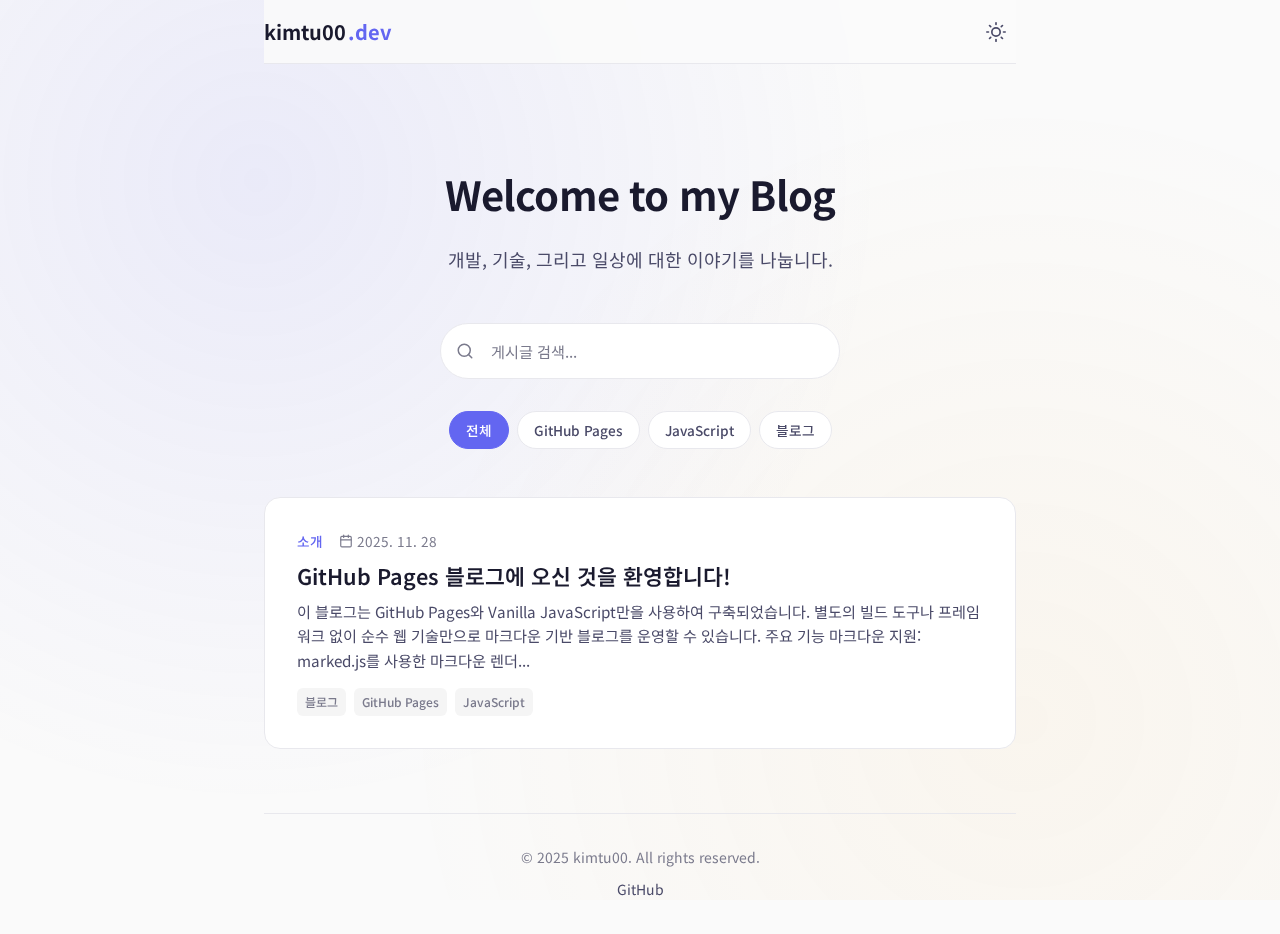
<file: index.html>
<!DOCTYPE html>
<html lang="ko">
<head>
  <meta charset="UTF-8">
  <meta name="viewport" content="width=device-width, initial-scale=1.0">
  <title>kimtu00's Blog</title>
  <meta name="description" content="kimtu00의 개발 블로그">
  
  <!-- Styles -->
  <link rel="stylesheet" href="css/style.css">
  <link rel="stylesheet" href="css/prism.css">
  
  <!-- Fonts -->
  <link rel="preconnect" href="https://fonts.googleapis.com">
  <link rel="preconnect" href="https://fonts.gstatic.com" crossorigin>
  <link href="https://fonts.googleapis.com/css2?family=Noto+Sans+KR:wght@300;400;500;700&family=JetBrains+Mono:wght@400;500&display=swap" rel="stylesheet">
</head>
<body>
  <div class="container">
    <!-- Header -->
    <header class="header">
      <div class="header-content">
        <a href="index.html" class="logo">
          <span class="logo-text">kimtu00</span>
          <span class="logo-dot">.dev</span>
        </a>
        <nav class="nav">
          <button class="theme-toggle" id="themeToggle" aria-label="테마 변경">
            <svg class="icon-sun" xmlns="http://www.w3.org/2000/svg" width="20" height="20" viewBox="0 0 24 24" fill="none" stroke="currentColor" stroke-width="2" stroke-linecap="round" stroke-linejoin="round">
              <circle cx="12" cy="12" r="5"></circle>
              <line x1="12" y1="1" x2="12" y2="3"></line>
              <line x1="12" y1="21" x2="12" y2="23"></line>
              <line x1="4.22" y1="4.22" x2="5.64" y2="5.64"></line>
              <line x1="18.36" y1="18.36" x2="19.78" y2="19.78"></line>
              <line x1="1" y1="12" x2="3" y2="12"></line>
              <line x1="21" y1="12" x2="23" y2="12"></line>
              <line x1="4.22" y1="19.78" x2="5.64" y2="18.36"></line>
              <line x1="18.36" y1="5.64" x2="19.78" y2="4.22"></line>
            </svg>
            <svg class="icon-moon" xmlns="http://www.w3.org/2000/svg" width="20" height="20" viewBox="0 0 24 24" fill="none" stroke="currentColor" stroke-width="2" stroke-linecap="round" stroke-linejoin="round">
              <path d="M21 12.79A9 9 0 1 1 11.21 3 7 7 0 0 0 21 12.79z"></path>
            </svg>
          </button>
        </nav>
      </div>
    </header>

    <!-- Main Content -->
    <main class="main">
      <!-- Hero Section -->
      <section class="hero">
        <h1 class="hero-title">Welcome to my Blog</h1>
        <p class="hero-description">개발, 기술, 그리고 일상에 대한 이야기를 나눕니다.</p>
      </section>

      <!-- Search & Filter -->
      <section class="search-section">
        <div class="search-box">
          <svg class="search-icon" xmlns="http://www.w3.org/2000/svg" width="18" height="18" viewBox="0 0 24 24" fill="none" stroke="currentColor" stroke-width="2" stroke-linecap="round" stroke-linejoin="round">
            <circle cx="11" cy="11" r="8"></circle>
            <line x1="21" y1="21" x2="16.65" y2="16.65"></line>
          </svg>
          <input type="text" id="searchInput" class="search-input" placeholder="게시글 검색...">
        </div>
      </section>

      <!-- Tags Filter -->
      <section class="tags-section">
        <div class="tags-container" id="tagsContainer">
          <!-- 태그들이 JavaScript로 동적 생성됩니다 -->
        </div>
      </section>

      <!-- Posts List -->
      <section class="posts-section">
        <div class="posts-list" id="postsList">
          <!-- 게시글 목록이 JavaScript로 동적 생성됩니다 -->
        </div>
        <div class="loading" id="loading">
          <div class="loading-spinner"></div>
          <p>게시글을 불러오는 중...</p>
        </div>
        <div class="no-posts" id="noPosts" style="display: none;">
          <p>게시글이 없습니다.</p>
        </div>
      </section>
    </main>

    <!-- Footer -->
    <footer class="footer">
      <p>&copy; 2025 kimtu00. All rights reserved.</p>
      <p class="footer-links">
        <a href="https://github.com/kimtu00" target="_blank" rel="noopener noreferrer">GitHub</a>
      </p>
    </footer>
  </div>

  <!-- Scripts -->
  <script src="js/theme.js"></script>
  <script src="js/search.js"></script>
  <script src="js/app.js"></script>
</body>
</html>
</file>
<file: css/style.css>
/* ============================================
   CSS Variables & Theme
   ============================================ */
:root {
  /* Colors - Light Mode */
  --color-bg: #fafafa;
  --color-bg-secondary: #ffffff;
  --color-bg-tertiary: #f5f5f5;
  --color-text: #1a1a2e;
  --color-text-secondary: #4a4a68;
  --color-text-muted: #7a7a8c;
  --color-border: #e8e8ed;
  --color-border-light: #f0f0f5;
  
  /* Accent Colors */
  --color-primary: #6366f1;
  --color-primary-hover: #4f46e5;
  --color-primary-light: rgba(99, 102, 241, 0.1);
  --color-accent: #f59e0b;
  --color-success: #10b981;
  --color-error: #ef4444;
  
  /* Typography */
  --font-sans: 'Noto Sans KR', -apple-system, BlinkMacSystemFont, 'Segoe UI', Roboto, sans-serif;
  --font-mono: 'JetBrains Mono', 'Fira Code', Consolas, monospace;
  
  /* Spacing */
  --space-xs: 0.25rem;
  --space-sm: 0.5rem;
  --space-md: 1rem;
  --space-lg: 1.5rem;
  --space-xl: 2rem;
  --space-2xl: 3rem;
  --space-3xl: 4rem;
  
  /* Layout */
  --container-max: 800px;
  --header-height: 64px;
  
  /* Border Radius */
  --radius-sm: 6px;
  --radius-md: 10px;
  --radius-lg: 16px;
  --radius-full: 9999px;
  
  /* Shadows */
  --shadow-sm: 0 1px 2px rgba(0, 0, 0, 0.04);
  --shadow-md: 0 4px 12px rgba(0, 0, 0, 0.08);
  --shadow-lg: 0 8px 24px rgba(0, 0, 0, 0.12);
  
  /* Transitions */
  --transition-fast: 150ms ease;
  --transition-base: 250ms ease;
  --transition-slow: 350ms ease;
}

/* Dark Mode */
[data-theme="dark"] {
  --color-bg: #0f0f1a;
  --color-bg-secondary: #1a1a2e;
  --color-bg-tertiary: #252542;
  --color-text: #f0f0f5;
  --color-text-secondary: #b8b8c8;
  --color-text-muted: #7a7a8c;
  --color-border: #2a2a45;
  --color-border-light: #1f1f35;
  
  --color-primary: #818cf8;
  --color-primary-hover: #a5b4fc;
  --color-primary-light: rgba(129, 140, 248, 0.15);
  
  --shadow-sm: 0 1px 2px rgba(0, 0, 0, 0.2);
  --shadow-md: 0 4px 12px rgba(0, 0, 0, 0.3);
  --shadow-lg: 0 8px 24px rgba(0, 0, 0, 0.4);
}

/* ============================================
   Reset & Base Styles
   ============================================ */
*, *::before, *::after {
  box-sizing: border-box;
  margin: 0;
  padding: 0;
}

html {
  scroll-behavior: smooth;
  -webkit-font-smoothing: antialiased;
  -moz-osx-font-smoothing: grayscale;
}

body {
  font-family: var(--font-sans);
  font-size: 16px;
  line-height: 1.7;
  color: var(--color-text);
  background: var(--color-bg);
  min-height: 100vh;
  transition: background-color var(--transition-base), color var(--transition-base);
}

/* Background Pattern */
body::before {
  content: '';
  position: fixed;
  top: 0;
  left: 0;
  right: 0;
  bottom: 0;
  background: 
    radial-gradient(circle at 20% 20%, var(--color-primary-light) 0%, transparent 50%),
    radial-gradient(circle at 80% 80%, rgba(245, 158, 11, 0.05) 0%, transparent 50%);
  pointer-events: none;
  z-index: -1;
}

a {
  color: var(--color-primary);
  text-decoration: none;
  transition: color var(--transition-fast);
}

a:hover {
  color: var(--color-primary-hover);
}

img {
  max-width: 100%;
  height: auto;
}

button {
  font-family: inherit;
  cursor: pointer;
  border: none;
  background: none;
}

/* ============================================
   Layout
   ============================================ */
.container {
  max-width: var(--container-max);
  margin: 0 auto;
  padding: 0 var(--space-lg);
  min-height: 100vh;
  display: flex;
  flex-direction: column;
}

.main {
  flex: 1;
  padding: var(--space-xl) 0 var(--space-3xl);
}

/* ============================================
   Header
   ============================================ */
.header {
  height: var(--header-height);
  position: sticky;
  top: 0;
  z-index: 100;
  background: var(--color-bg);
  border-bottom: 1px solid var(--color-border);
  backdrop-filter: blur(12px);
  background: rgba(250, 250, 250, 0.85);
}

[data-theme="dark"] .header {
  background: rgba(15, 15, 26, 0.85);
}

.header-content {
  height: 100%;
  display: flex;
  align-items: center;
  justify-content: space-between;
}

.logo {
  font-size: 1.25rem;
  font-weight: 700;
  display: flex;
  align-items: center;
  gap: 2px;
}

.logo-text {
  color: var(--color-text);
}

.logo-dot {
  color: var(--color-primary);
}

.nav {
  display: flex;
  align-items: center;
  gap: var(--space-md);
}

.nav-link {
  display: flex;
  align-items: center;
  gap: var(--space-xs);
  color: var(--color-text-secondary);
  font-size: 0.9rem;
  font-weight: 500;
  padding: var(--space-sm) var(--space-md);
  border-radius: var(--radius-md);
  transition: all var(--transition-fast);
}

.nav-link:hover {
  color: var(--color-text);
  background: var(--color-bg-tertiary);
}

/* Theme Toggle */
.theme-toggle {
  width: 40px;
  height: 40px;
  display: flex;
  align-items: center;
  justify-content: center;
  border-radius: var(--radius-md);
  color: var(--color-text-secondary);
  transition: all var(--transition-fast);
}

.theme-toggle:hover {
  background: var(--color-bg-tertiary);
  color: var(--color-text);
}

.theme-toggle .icon-moon {
  display: none;
}

[data-theme="dark"] .theme-toggle .icon-sun {
  display: none;
}

[data-theme="dark"] .theme-toggle .icon-moon {
  display: block;
}

/* ============================================
   Hero Section
   ============================================ */
.hero {
  text-align: center;
  padding: var(--space-3xl) 0 var(--space-2xl);
}

.hero-title {
  font-size: 2.5rem;
  font-weight: 700;
  color: var(--color-text);
  margin-bottom: var(--space-md);
  letter-spacing: -0.02em;
}

.hero-description {
  font-size: 1.125rem;
  color: var(--color-text-secondary);
  max-width: 500px;
  margin: 0 auto;
}

/* ============================================
   Search Section
   ============================================ */
.search-section {
  margin-bottom: var(--space-xl);
}

.search-box {
  position: relative;
  max-width: 400px;
  margin: 0 auto;
}

.search-icon {
  position: absolute;
  left: var(--space-md);
  top: 50%;
  transform: translateY(-50%);
  color: var(--color-text-muted);
  pointer-events: none;
}

.search-input {
  width: 100%;
  padding: var(--space-md) var(--space-md) var(--space-md) calc(var(--space-md) * 2 + 18px);
  font-size: 0.95rem;
  font-family: inherit;
  color: var(--color-text);
  background: var(--color-bg-secondary);
  border: 1px solid var(--color-border);
  border-radius: var(--radius-full);
  outline: none;
  transition: all var(--transition-fast);
}

.search-input::placeholder {
  color: var(--color-text-muted);
}

.search-input:focus {
  border-color: var(--color-primary);
  box-shadow: 0 0 0 3px var(--color-primary-light);
}

/* ============================================
   Tags Section
   ============================================ */
.tags-section {
  margin-bottom: var(--space-2xl);
}

.tags-container {
  display: flex;
  flex-wrap: wrap;
  justify-content: center;
  gap: var(--space-sm);
}

.tag-btn {
  padding: var(--space-sm) var(--space-md);
  font-size: 0.85rem;
  font-weight: 500;
  color: var(--color-text-secondary);
  background: var(--color-bg-secondary);
  border: 1px solid var(--color-border);
  border-radius: var(--radius-full);
  transition: all var(--transition-fast);
}

.tag-btn:hover {
  border-color: var(--color-primary);
  color: var(--color-primary);
}

.tag-btn.active {
  background: var(--color-primary);
  border-color: var(--color-primary);
  color: white;
}

/* ============================================
   Posts List
   ============================================ */
.posts-section {
  min-height: 200px;
}

.posts-list {
  display: flex;
  flex-direction: column;
  gap: var(--space-lg);
}

.post-card {
  padding: var(--space-xl);
  background: var(--color-bg-secondary);
  border: 1px solid var(--color-border);
  border-radius: var(--radius-lg);
  transition: all var(--transition-base);
}

.post-card:hover {
  border-color: var(--color-primary);
  box-shadow: var(--shadow-md);
  transform: translateY(-2px);
}

.post-card-link {
  display: block;
  color: inherit;
}

.post-card-meta {
  display: flex;
  align-items: center;
  gap: var(--space-md);
  margin-bottom: var(--space-sm);
  font-size: 0.85rem;
  color: var(--color-text-muted);
}

.post-card-category {
  color: var(--color-primary);
  font-weight: 500;
}

.post-card-date {
  display: flex;
  align-items: center;
  gap: var(--space-xs);
}

.post-card-title {
  font-size: 1.35rem;
  font-weight: 600;
  color: var(--color-text);
  margin-bottom: var(--space-sm);
  line-height: 1.4;
  transition: color var(--transition-fast);
}

.post-card:hover .post-card-title {
  color: var(--color-primary);
}

.post-card-excerpt {
  font-size: 0.95rem;
  color: var(--color-text-secondary);
  line-height: 1.6;
  margin-bottom: var(--space-md);
}

.post-card-tags {
  display: flex;
  flex-wrap: wrap;
  gap: var(--space-sm);
}

.post-card-tag {
  padding: var(--space-xs) var(--space-sm);
  font-size: 0.75rem;
  font-weight: 500;
  color: var(--color-text-muted);
  background: var(--color-bg-tertiary);
  border-radius: var(--radius-sm);
}

/* ============================================
   Loading & Empty States
   ============================================ */
.loading {
  display: flex;
  flex-direction: column;
  align-items: center;
  justify-content: center;
  padding: var(--space-3xl) 0;
  color: var(--color-text-muted);
}

.loading-spinner {
  width: 32px;
  height: 32px;
  border: 3px solid var(--color-border);
  border-top-color: var(--color-primary);
  border-radius: 50%;
  animation: spin 0.8s linear infinite;
  margin-bottom: var(--space-md);
}

@keyframes spin {
  to { transform: rotate(360deg); }
}

.no-posts {
  text-align: center;
  padding: var(--space-3xl) 0;
  color: var(--color-text-muted);
}

/* ============================================
   Post Detail Page
   ============================================ */
.post-main {
  padding-top: var(--space-2xl);
}

.post-article {
  margin-bottom: var(--space-3xl);
}

.post-header {
  margin-bottom: var(--space-2xl);
  padding-bottom: var(--space-xl);
  border-bottom: 1px solid var(--color-border);
}

.post-meta {
  display: flex;
  align-items: center;
  gap: var(--space-md);
  margin-bottom: var(--space-md);
  font-size: 0.9rem;
  color: var(--color-text-muted);
}

.post-category {
  color: var(--color-primary);
  font-weight: 500;
}

.post-title {
  font-size: 2.25rem;
  font-weight: 700;
  color: var(--color-text);
  line-height: 1.3;
  margin-bottom: var(--space-lg);
  letter-spacing: -0.02em;
}

.post-tags {
  display: flex;
  flex-wrap: wrap;
  gap: var(--space-sm);
}

.post-tag {
  padding: var(--space-sm) var(--space-md);
  font-size: 0.85rem;
  font-weight: 500;
  color: var(--color-text-secondary);
  background: var(--color-bg-tertiary);
  border-radius: var(--radius-full);
  transition: all var(--transition-fast);
}

.post-tag:hover {
  background: var(--color-primary-light);
  color: var(--color-primary);
}

/* ============================================
   Post Content (Markdown Rendered)
   ============================================ */
.post-content {
  font-size: 1.05rem;
  line-height: 1.8;
}

.post-content h1,
.post-content h2,
.post-content h3,
.post-content h4,
.post-content h5,
.post-content h6 {
  color: var(--color-text);
  font-weight: 600;
  line-height: 1.4;
  margin-top: var(--space-2xl);
  margin-bottom: var(--space-md);
}

.post-content h1 { font-size: 2rem; }
.post-content h2 { font-size: 1.6rem; }
.post-content h3 { font-size: 1.35rem; }
.post-content h4 { font-size: 1.15rem; }

.post-content p {
  margin-bottom: var(--space-lg);
}

.post-content a {
  color: var(--color-primary);
  text-decoration: underline;
  text-decoration-color: var(--color-primary-light);
  text-underline-offset: 3px;
  transition: all var(--transition-fast);
}

.post-content a:hover {
  text-decoration-color: var(--color-primary);
}

.post-content strong {
  font-weight: 600;
  color: var(--color-text);
}

.post-content em {
  font-style: italic;
}

.post-content ul,
.post-content ol {
  margin-bottom: var(--space-lg);
  padding-left: var(--space-xl);
}

.post-content li {
  margin-bottom: var(--space-sm);
}

.post-content li::marker {
  color: var(--color-primary);
}

.post-content blockquote {
  margin: var(--space-xl) 0;
  padding: var(--space-lg) var(--space-xl);
  background: var(--color-bg-tertiary);
  border-left: 4px solid var(--color-primary);
  border-radius: 0 var(--radius-md) var(--radius-md) 0;
  font-style: italic;
  color: var(--color-text-secondary);
}

.post-content blockquote p:last-child {
  margin-bottom: 0;
}

.post-content hr {
  border: none;
  height: 1px;
  background: var(--color-border);
  margin: var(--space-2xl) 0;
}

.post-content img {
  display: block;
  max-width: 100%;
  height: auto;
  margin: var(--space-xl) auto;
  border-radius: var(--radius-md);
  box-shadow: var(--shadow-md);
}

.post-content table {
  width: 100%;
  border-collapse: collapse;
  margin: var(--space-xl) 0;
  font-size: 0.95rem;
}

.post-content th,
.post-content td {
  padding: var(--space-md);
  border: 1px solid var(--color-border);
  text-align: left;
}

.post-content th {
  background: var(--color-bg-tertiary);
  font-weight: 600;
}

.post-content tr:hover td {
  background: var(--color-bg-tertiary);
}

/* Inline Code */
.post-content code:not([class*="language-"]) {
  padding: 0.2em 0.4em;
  font-family: var(--font-mono);
  font-size: 0.875em;
  color: var(--color-primary);
  background: var(--color-primary-light);
  border-radius: var(--radius-sm);
}

/* Code Blocks */
.post-content pre {
  margin: var(--space-xl) 0;
  padding: var(--space-lg);
  background: var(--color-bg-tertiary);
  border-radius: var(--radius-md);
  overflow-x: auto;
  font-size: 0.9rem;
  line-height: 1.6;
}

.post-content pre code {
  font-family: var(--font-mono);
  background: none;
  padding: 0;
  color: inherit;
}

/* ============================================
   Comments Section
   ============================================ */
.comments-section {
  padding-top: var(--space-2xl);
  border-top: 1px solid var(--color-border);
}

.comments-title {
  font-size: 1.35rem;
  font-weight: 600;
  color: var(--color-text);
  margin-bottom: var(--space-xl);
}

/* ============================================
   Footer
   ============================================ */
.footer {
  padding: var(--space-xl) 0;
  text-align: center;
  font-size: 0.875rem;
  color: var(--color-text-muted);
  border-top: 1px solid var(--color-border);
}

.footer-links {
  margin-top: var(--space-sm);
}

.footer-links a {
  color: var(--color-text-secondary);
}

.footer-links a:hover {
  color: var(--color-primary);
}

/* ============================================
   Responsive Design
   ============================================ */
@media (max-width: 768px) {
  :root {
    --container-max: 100%;
  }
  
  .hero-title {
    font-size: 2rem;
  }
  
  .hero-description {
    font-size: 1rem;
  }
  
  .post-title {
    font-size: 1.75rem;
  }
  
  .post-card {
    padding: var(--space-lg);
  }
  
  .post-card-title {
    font-size: 1.2rem;
  }
  
  .search-box {
    max-width: 100%;
  }
}

@media (max-width: 480px) {
  .container {
    padding: 0 var(--space-md);
  }
  
  .hero {
    padding: var(--space-2xl) 0 var(--space-xl);
  }
  
  .hero-title {
    font-size: 1.75rem;
  }
  
  .post-card-meta {
    flex-direction: column;
    align-items: flex-start;
    gap: var(--space-xs);
  }
  
  .post-meta {
    flex-direction: column;
    align-items: flex-start;
    gap: var(--space-xs);
  }
}

/* ============================================
   Animations
   ============================================ */
@keyframes fadeIn {
  from {
    opacity: 0;
    transform: translateY(10px);
  }
  to {
    opacity: 1;
    transform: translateY(0);
  }
}

.post-card {
  animation: fadeIn 0.4s ease forwards;
}

.posts-list .post-card:nth-child(1) { animation-delay: 0.05s; }
.posts-list .post-card:nth-child(2) { animation-delay: 0.1s; }
.posts-list .post-card:nth-child(3) { animation-delay: 0.15s; }
.posts-list .post-card:nth-child(4) { animation-delay: 0.2s; }
.posts-list .post-card:nth-child(5) { animation-delay: 0.25s; }
</file>
<file: css/prism.css>
/* ============================================
   Prism.js Theme - Custom Dark/Light
   ============================================ */

/* Light Mode */
code[class*="language-"],
pre[class*="language-"] {
  color: #1a1a2e;
  background: none;
  font-family: 'JetBrains Mono', 'Fira Code', Consolas, Monaco, 'Andale Mono', monospace;
  font-size: 0.9em;
  text-align: left;
  white-space: pre;
  word-spacing: normal;
  word-break: normal;
  word-wrap: normal;
  line-height: 1.6;
  tab-size: 2;
  hyphens: none;
}

pre[class*="language-"] {
  padding: 1.25em;
  margin: 1.5em 0;
  overflow: auto;
  border-radius: 10px;
  background: #f8f8fc;
  border: 1px solid #e8e8ed;
}

:not(pre) > code[class*="language-"] {
  padding: 0.2em 0.4em;
  border-radius: 6px;
  white-space: normal;
  background: rgba(99, 102, 241, 0.1);
  color: #6366f1;
}

/* Tokens */
.token.comment,
.token.prolog,
.token.doctype,
.token.cdata {
  color: #7a7a8c;
  font-style: italic;
}

.token.punctuation {
  color: #4a4a68;
}

.token.namespace {
  opacity: 0.7;
}

.token.property,
.token.tag,
.token.boolean,
.token.number,
.token.constant,
.token.symbol,
.token.deleted {
  color: #dc2626;
}

.token.selector,
.token.attr-name,
.token.string,
.token.char,
.token.builtin,
.token.inserted {
  color: #059669;
}

.token.operator,
.token.entity,
.token.url,
.language-css .token.string,
.style .token.string {
  color: #d97706;
}

.token.atrule,
.token.attr-value,
.token.keyword {
  color: #7c3aed;
}

.token.function,
.token.class-name {
  color: #2563eb;
}

.token.regex,
.token.important,
.token.variable {
  color: #ea580c;
}

.token.important,
.token.bold {
  font-weight: bold;
}

.token.italic {
  font-style: italic;
}

.token.entity {
  cursor: help;
}

/* Line Numbers */
pre[class*="language-"].line-numbers {
  position: relative;
  padding-left: 3.8em;
  counter-reset: linenumber;
}

pre[class*="language-"].line-numbers > code {
  position: relative;
  white-space: inherit;
}

.line-numbers .line-numbers-rows {
  position: absolute;
  pointer-events: none;
  top: 0;
  font-size: 100%;
  left: -3.8em;
  width: 3em;
  letter-spacing: -1px;
  border-right: 1px solid #e8e8ed;
  user-select: none;
}

.line-numbers-rows > span {
  display: block;
  counter-increment: linenumber;
}

.line-numbers-rows > span:before {
  content: counter(linenumber);
  color: #b8b8c8;
  display: block;
  padding-right: 0.8em;
  text-align: right;
}

/* ============================================
   Dark Mode
   ============================================ */
[data-theme="dark"] code[class*="language-"],
[data-theme="dark"] pre[class*="language-"] {
  color: #e8e8f0;
}

[data-theme="dark"] pre[class*="language-"] {
  background: #1e1e32;
  border-color: #2a2a45;
}

[data-theme="dark"] :not(pre) > code[class*="language-"] {
  background: rgba(129, 140, 248, 0.15);
  color: #a5b4fc;
}

[data-theme="dark"] .token.comment,
[data-theme="dark"] .token.prolog,
[data-theme="dark"] .token.doctype,
[data-theme="dark"] .token.cdata {
  color: #6b6b80;
}

[data-theme="dark"] .token.punctuation {
  color: #a8a8b8;
}

[data-theme="dark"] .token.property,
[data-theme="dark"] .token.tag,
[data-theme="dark"] .token.boolean,
[data-theme="dark"] .token.number,
[data-theme="dark"] .token.constant,
[data-theme="dark"] .token.symbol,
[data-theme="dark"] .token.deleted {
  color: #f87171;
}

[data-theme="dark"] .token.selector,
[data-theme="dark"] .token.attr-name,
[data-theme="dark"] .token.string,
[data-theme="dark"] .token.char,
[data-theme="dark"] .token.builtin,
[data-theme="dark"] .token.inserted {
  color: #34d399;
}

[data-theme="dark"] .token.operator,
[data-theme="dark"] .token.entity,
[data-theme="dark"] .token.url,
[data-theme="dark"] .language-css .token.string,
[data-theme="dark"] .style .token.string {
  color: #fbbf24;
}

[data-theme="dark"] .token.atrule,
[data-theme="dark"] .token.attr-value,
[data-theme="dark"] .token.keyword {
  color: #c4b5fd;
}

[data-theme="dark"] .token.function,
[data-theme="dark"] .token.class-name {
  color: #93c5fd;
}

[data-theme="dark"] .token.regex,
[data-theme="dark"] .token.important,
[data-theme="dark"] .token.variable {
  color: #fb923c;
}

[data-theme="dark"] .line-numbers-rows {
  border-right-color: #2a2a45;
}

[data-theme="dark"] .line-numbers-rows > span:before {
  color: #4a4a60;
}

/* ============================================
   Code Block Enhancements
   ============================================ */

/* Copy Button (if implemented) */
pre[class*="language-"] {
  position: relative;
}

.code-toolbar {
  position: relative;
}

.code-toolbar > .toolbar {
  position: absolute;
  top: 0.5em;
  right: 0.5em;
  opacity: 0;
  transition: opacity 0.2s ease;
}

.code-toolbar:hover > .toolbar {
  opacity: 1;
}

.code-toolbar > .toolbar .toolbar-item button {
  padding: 0.4em 0.6em;
  font-size: 0.75em;
  font-family: inherit;
  background: var(--color-bg-secondary, #fff);
  border: 1px solid var(--color-border, #e8e8ed);
  border-radius: 6px;
  color: var(--color-text-secondary, #4a4a68);
  cursor: pointer;
  transition: all 0.15s ease;
}

.code-toolbar > .toolbar .toolbar-item button:hover {
  background: var(--color-primary, #6366f1);
  border-color: var(--color-primary, #6366f1);
  color: white;
}

/* Language Label */
pre[data-language]::before {
  content: attr(data-language);
  position: absolute;
  top: 0;
  right: 0;
  padding: 0.25em 0.75em;
  font-size: 0.7em;
  font-weight: 600;
  text-transform: uppercase;
  letter-spacing: 0.05em;
  color: var(--color-text-muted, #7a7a8c);
  background: var(--color-bg-tertiary, #f5f5f5);
  border-radius: 0 10px 0 6px;
}

[data-theme="dark"] pre[data-language]::before {
  background: #252542;
}

/* Scrollbar for code blocks */
pre[class*="language-"]::-webkit-scrollbar {
  height: 8px;
}

pre[class*="language-"]::-webkit-scrollbar-track {
  background: transparent;
}

pre[class*="language-"]::-webkit-scrollbar-thumb {
  background: var(--color-border, #e8e8ed);
  border-radius: 4px;
}

pre[class*="language-"]::-webkit-scrollbar-thumb:hover {
  background: var(--color-text-muted, #7a7a8c);
}

[data-theme="dark"] pre[class*="language-"]::-webkit-scrollbar-thumb {
  background: #3a3a55;
}

[data-theme="dark"] pre[class*="language-"]::-webkit-scrollbar-thumb:hover {
  background: #4a4a65;
}
</file>
